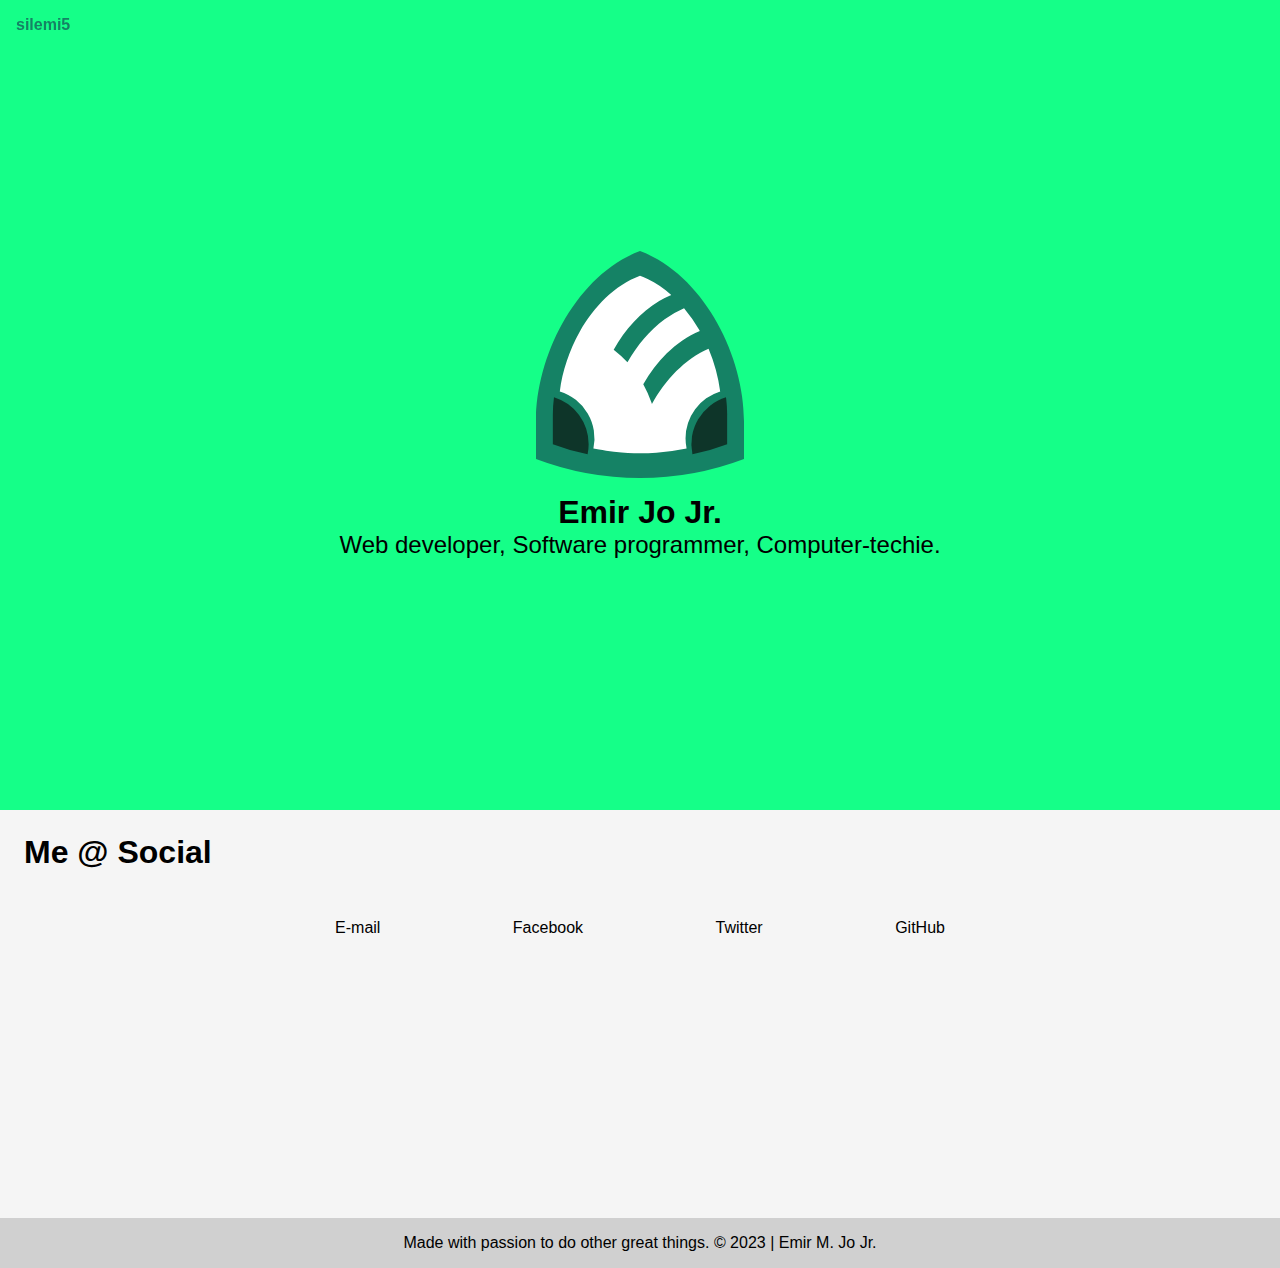
<file: index.html>
<!DOCTYPE html>
<html lang="en">
<head>
    <meta charset="UTF-8">
    <meta name="description" content="The official site of Emir M. Jo Jr.">
    <meta name="keywords" content="Emir M. Jo Jr., Emir Jo Jr., Jo Emir">
    <meta name="author" content="Emir Jo Jr.">
    <meta name="viewport" content="width=device-width, initial-scale=1.0">
    <meta http-equiv="X-UA-Compatible" content="ie=edge">
    <title>Emir Jo Jr. | silemi5</title>
    <link rel="stylesheet" href="assets/css/silemi5.css">
    <link rel="stylesheet" href="https://use.fontawesome.com/releases/v5.6.3/css/all.css" integrity="sha384-UHRtZLI+pbxtHCWp1t77Bi1L4ZtiqrqD80Kn4Z8NTSRyMA2Fd33n5dQ8lWUE00s/" crossorigin="anonymous">
</head>
<body>
    <!-- <header>
        silemi5
    </header> -->
    <nav>
        <div class="nav-logo">silemi5</div>
        <!-- <ul>
            <li class="nav-link">Home</li>
            <li class="nav-link">About me</li>
            <li class="nav-link">Contact me</li>
        </ul> -->
    </nav>
    <main>
        <section class="intro">
            <img src="assets/img/logo.svg" alt="" class="intro-img">
            <h1 class="name">Emir Jo Jr.</h1>
            <p class="description">
                Web developer, Software programmer, Computer-techie.
            </p>
        </section>
        <!-- <section class="skillset">
            <h1 class="heading">Skillset</h1>
            <div class="skills">
                <div class="skill">
                    <h3>PHP</h3>
                    <div class="skillbar">
                        <div class="skillbar-value" style="width: 90%">9 / 10</div>
                    </div>
                </div>
                <div class="skill">
                    <h3>JavaScript</h3>
                    <div class="skillbar">
                        <div class="skillbar-value" style="width: 80%">8 / 10</div>
                    </div>
                </div>
                <div class="skill">
                    <h3>C#</h3>
                    <div class="skillbar">
                        <div class="skillbar-value" style="width: 70%">7 / 10</div>
                    </div>
                </div>
                <div class="skill">
                    <h3>Java</h3>
                    <div class="skillbar">
                        <div class="skillbar-value" style="width: 50%">5 / 10</div>
                    </div>
                </div>
                <div class="skill">
                    <h3>C++</h3>
                    <div class="skillbar">
                        <div class="skillbar-value" style="width: 40%">4 / 10</div>
                    </div>
                </div>
            </div>
        </section> -->
        <!--section class="projects">
            <h1 class="heading">Projects</h1>
            <div class="project_entries">
                <div class="project">
                    <h3>TechQuiz</h3>
                    <a href="" class="button">Take me there</a>
                </div>
                <div class="project">
                    <h3>Institute of Computer Studies' webpage</h3>
                </div>
            </div>
        </section-->
        <section class="contact">
            <h1 class="heading">Me @ Social</h1>
            <div class="social-links">
                <div class="social-link">
                    <a href="mailto:emirjojr5@gmail.com">
                        <i class="fas fa-envelope fa-4x"></i>
                        E-mail
                    </a>
                </div>
                <div class="social-link">
                    <a href="https://m.me/emirjojr">
                        <i class="fab fa-facebook-messenger fa-4x"></i>
                        Facebook
                    </a>
                </div>
                <div class="social-link">
                    <a href="https://www.twitter.com/silemi5">
                        <i class="fab fa-twitter-square fa-4x"></i>
                        Twitter
                    </a>
                </div>
                <div class="social-link">
                    <a href="https://www.github.com/silemi5">
                        <i class="fab fa-github-square fa-4x"></i>
                        GitHub
                    </a>
                </div>
            </div>
        </section>
    </main>
    <footer>
        <span>Made with passion to do other great things.</span>
        <span>© 2023 | Emir M. Jo Jr.</span>
    </footer>
</body>
</html>
</file>
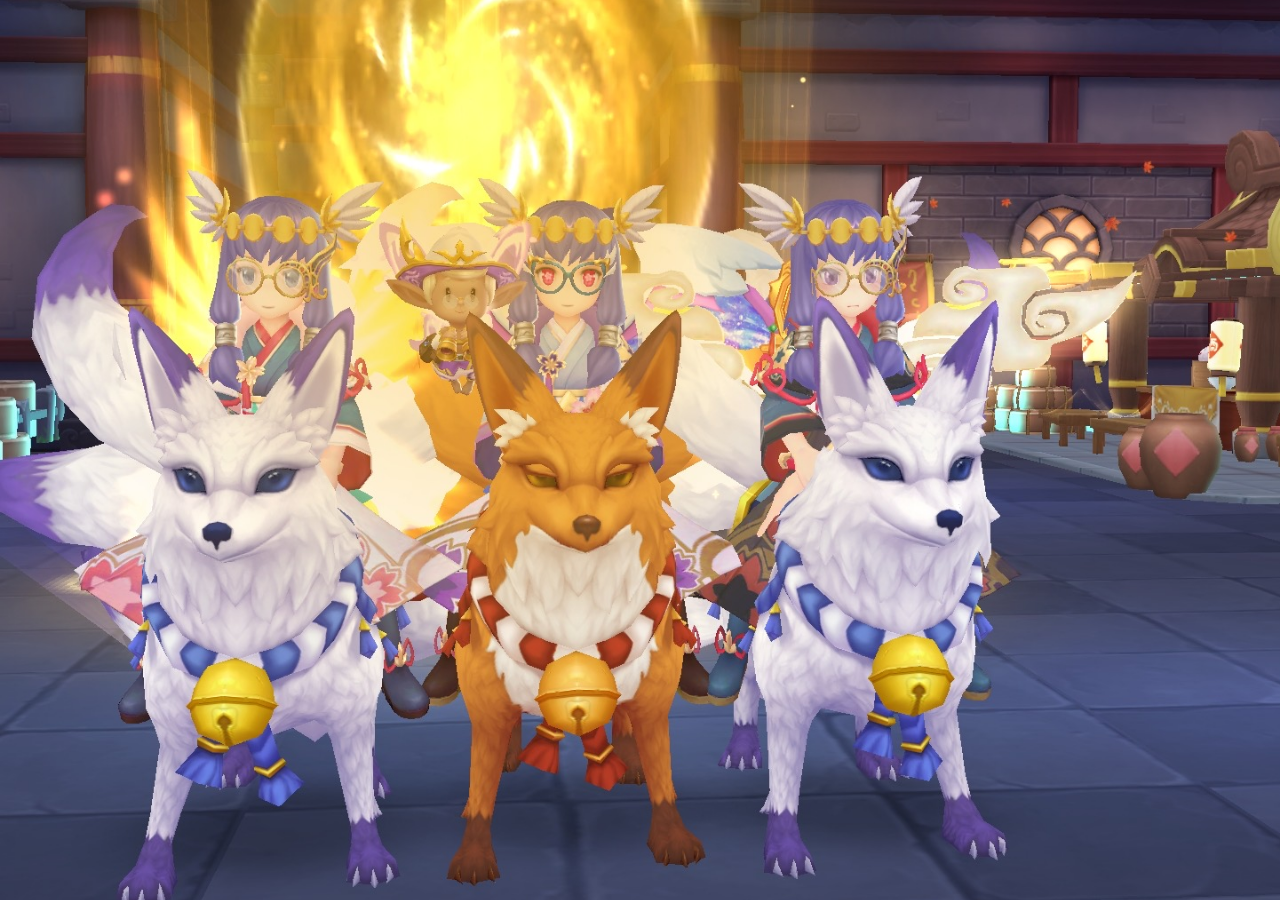
<file: rom.html>
<!DOCTYPE html>
<html lang="en">
<head>
  <meta charset="UTF-8">
  <meta http-equiv="X-UA-Compatible" content="IE=edge">
  <meta name="viewport" content="width=device-width, initial-scale=1.0">
  <title>Ragnarok Mobile</title>
</head>
<body>
  <div class="rom-picture"></div>
  <style>
    * {
        margin: 0;
        padding: 0;
        font-family: 'Segoe UI', Tahoma, Geneva, Verdana, sans-serif;
        color: black;
    }
    
    body, html {
      height: 100%;
    }

    .rom-picture {
      /* The image used */
      background-image: url("assets/img/rom.jpeg");

      /* Full height */
      height: 100%;

      /* Center and scale the image nicely */
      background-position: center;
      background-repeat: no-repeat;
      background-size: cover;
    }

  </style>
</body>
</html>
</file>
<file: assets/css/silemi5.css>
@media all {
    * {
        margin: 0;
        padding: 0;
        font-family: 'Segoe UI', Tahoma, Geneva, Verdana, sans-serif;
        color: black;
    }

    .button {
        text-decoration-line: none;
        border: grey solid 1px;
        background-color: grey;
        border-radius: 3px;
        padding: 0.3rem;
    }

    nav {
        text-align: left;
        background-color: rgba(0, 255, 158, 0);
        /* box-shadow: 2px 2px 0px rgba(0, 0, 0, 0.1); */
        padding: 1rem;
        display: flex;
        justify-content: space-between;
        position: fixed;
        left: 0;
        top: 0;
        right: 0;
    }

    nav > ul > li.nav-link{
        display: inline-block;
        padding: 0 0.5rem;
        color: black;
        font-weight: 500;
    }

    nav > ul > li.nav-link:hover{
        /* border-style: solid; */
        border-bottom: 4px solid rgb(17, 209, 110);
    }

    nav > .nav-logo{
        display: inline-block;
        font-weight: 600;
        color: #158265;
    }

    li.nav-logo > a, li.nav-link > a{
        text-decoration: none;
    }

    .intro {
        height: 90vh;
        /* background-image: url('../img/leo.png'); */
        background-color: #15FF88;
        background-size: cover;
        background-position: center;
        background-repeat: no-repeat;
        display: flex;
        justify-content: center;
        align-items: center;
        flex-direction: column;
    }

    .intro-img {
        width: 13rem;
        height: auto;
        margin-bottom: 1rem;
    }

    .intro > h1.name {
        font-size: 2rem;
        font-family: 'Lucida Sans', 'Lucida Sans Regular', 'Lucida Grande', 'Lucida Sans Unicode', Geneva, Verdana, sans-serif;
    }

    .intro > p.description {
        font-size: 1.5rem;
        font-weight: 300;
    }

    .skillset {
        padding: 1.5rem;
        background-color: whitesmoke;
        height: 50vh;
    }

    .skillset > .heading{
        font-size: 2rem;
        margin-bottom: 1rem;
    }

    .skills { 
        display: grid;
        grid-template-columns: 1fr 1fr 1fr;
        grid-gap: 2rem;
    }

    .skill {
        margin-top: 1rem;
        margin-bottom: 1rem;
        /* background-color: pink; */
    }

    .skillbar {
        margin-top: 1rem;
        border: 1px solid grey;
        /* max-width: 70%; */
    }

    .skillbar > .skillbar-value {
        background-color: #158265;
        height: 26px;
        color: whitesmoke;
        text-align: center;
        font-weight: 700;
    }

    .projects{
        height: 70vh;
        background-color: #158265;
        padding: 1.5rem;
    }

    .projects > * {
        color: white;
    }

    .projects > .project_entries {
        padding-top: 2rem;
        display: grid;
        grid-template-columns: 1fr 1fr;
        grid-gap: 2rem;
    }

    .project {
        border-radius: 4px;
        padding: 1rem;
        background-color: whitesmoke;
        height: 20vh;
    }

    .contact {
        height: 40vh;
        background-color: whitesmoke;
        padding: 1.5rem;
    }

    footer {
        margin: 0;
        padding: 1rem;
        text-align: center;
        background-color: #d0d0d0;
    }

    .social-links {
        text-align: center;
    }

    .social-link {
        display: inline-block;
        margin: 2rem;
        padding: 0 2rem;
        text-align: center;
    }

    .social-link > a{
        text-decoration: none;
    }

    .social-link > a  > i{
        /* font-size: 4rem; */
        display: block;
        padding-bottom: 1rem;
        color: #158265;
    }
}

@media screen and (max-width: 900px){
    nav > ul > li.nav-link{
        display: none;
        padding: 0.5rem 1rem;
    }

    .intro{
        justify-content: center;
    }

    .intro > p.description {
        text-align: center;
        margin: 0 2rem;
    }
}
</file>
